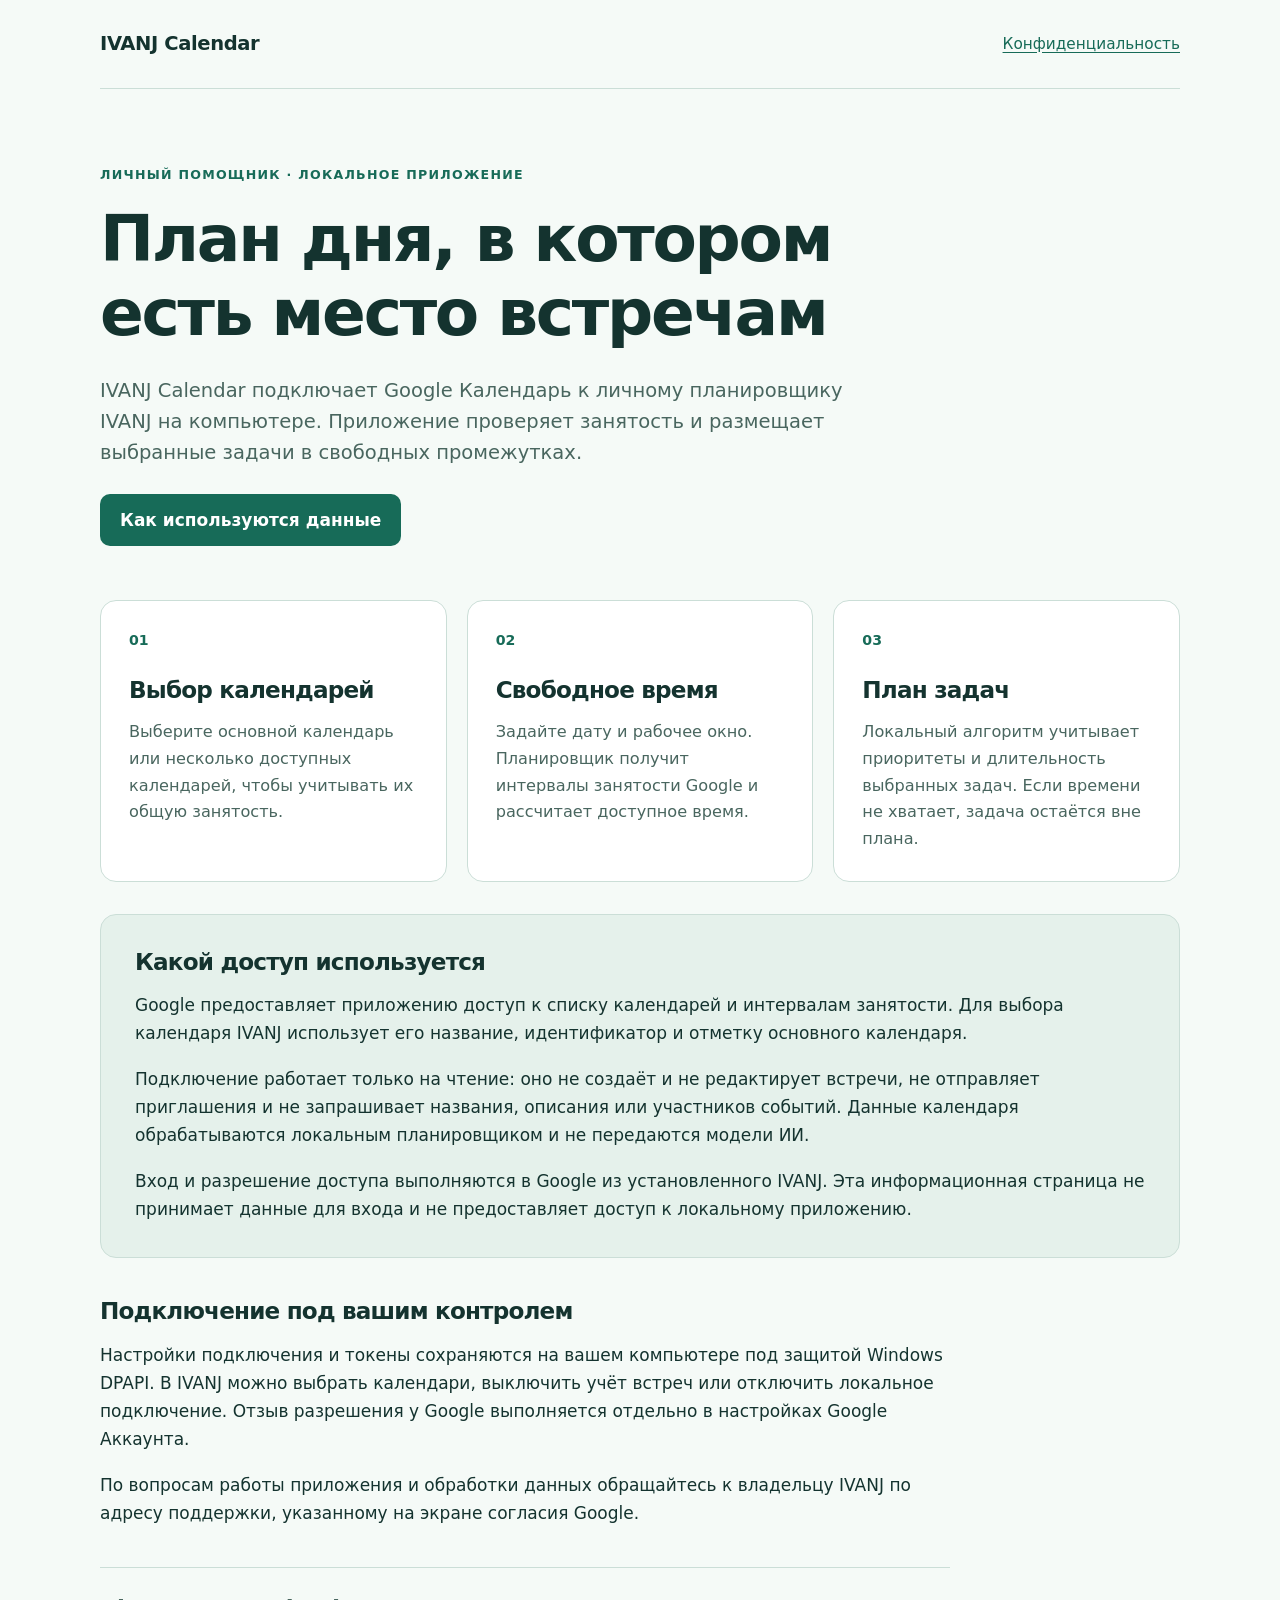
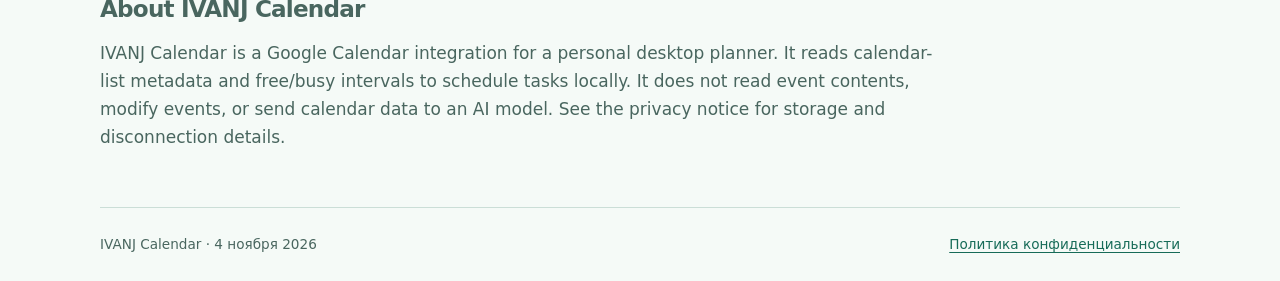
<file: index.html>
<!doctype html>
<html lang="ru">
<head>
  <meta charset="utf-8">
  <meta name="viewport" content="width=device-width, initial-scale=1">
  <meta name="description" content="IVANJ Calendar — подключение Google Календаря к локальному личному планировщику IVANJ.">
  <title>IVANJ Calendar — планирование с учётом встреч</title>
  <link rel="stylesheet" href="styles.css">
</head>
<body>
  <a class="skip" href="#main">К содержанию</a>
  <header class="site-header wrap">
    <a class="brand" href="index.html">IVANJ Calendar</a>
    <nav aria-label="Основная навигация"><a href="privacy.html">Конфиденциальность</a></nav>
  </header>
  <main id="main" class="wrap">
    <section class="hero" aria-labelledby="intro-title">
      <p class="eyebrow">Личный помощник · локальное приложение</p>
      <h1 id="intro-title">План дня, в котором есть место встречам</h1>
      <p class="lead">IVANJ Calendar подключает Google Календарь к личному планировщику IVANJ на компьютере. Приложение проверяет занятость и размещает выбранные задачи в свободных промежутках.</p>
      <a class="button" href="privacy.html">Как используются данные</a>
    </section>
    <section class="grid" aria-label="Возможности подключения">
      <article class="card"><span class="number" aria-hidden="true">01</span><h2>Выбор календарей</h2><p>Выберите основной календарь или несколько доступных календарей, чтобы учитывать их общую занятость.</p></article>
      <article class="card"><span class="number" aria-hidden="true">02</span><h2>Свободное время</h2><p>Задайте дату и рабочее окно. Планировщик получит интервалы занятости Google и рассчитает доступное время.</p></article>
      <article class="card"><span class="number" aria-hidden="true">03</span><h2>План задач</h2><p>Локальный алгоритм учитывает приоритеты и длительность выбранных задач. Если времени не хватает, задача остаётся вне плана.</p></article>
    </section>
    <section class="panel" aria-labelledby="access-title">
      <h2 id="access-title">Какой доступ используется</h2>
      <p>Google предоставляет приложению доступ к списку календарей и интервалам занятости. Для выбора календаря IVANJ использует его название, идентификатор и отметку основного календаря.</p>
      <p>Подключение работает только на чтение: оно не создаёт и не редактирует встречи, не отправляет приглашения и не запрашивает названия, описания или участников событий. Данные календаря обрабатываются локальным планировщиком и не передаются модели ИИ.</p>
      <p>Вход и разрешение доступа выполняются в Google из установленного IVANJ. Эта информационная страница не принимает данные для входа и не предоставляет доступ к локальному приложению.</p>
    </section>
    <section class="text-section" aria-labelledby="control-title">
      <h2 id="control-title">Подключение под вашим контролем</h2>
      <p>Настройки подключения и токены сохраняются на вашем компьютере под защитой Windows DPAPI. В IVANJ можно выбрать календари, выключить учёт встреч или отключить локальное подключение. Отзыв разрешения у Google выполняется отдельно в настройках Google Аккаунта.</p>
      <p>По вопросам работы приложения и обработки данных обращайтесь к владельцу IVANJ по адресу поддержки, указанному на экране согласия Google.</p>
    </section>
    <section class="english text-section" lang="en" aria-labelledby="english-title">
      <h2 id="english-title">About IVANJ Calendar</h2>
      <p>IVANJ Calendar is a Google Calendar integration for a personal desktop planner. It reads calendar-list metadata and free/busy intervals to schedule tasks locally. It does not read event contents, modify events, or send calendar data to an AI model. See the privacy notice for storage and disconnection details.</p>
    </section>
  </main>
  <footer class="wrap site-footer"><span>IVANJ Calendar · 4 ноября 2026</span><a href="privacy.html">Политика конфиденциальности</a></footer>
</body>
</html>
</file>
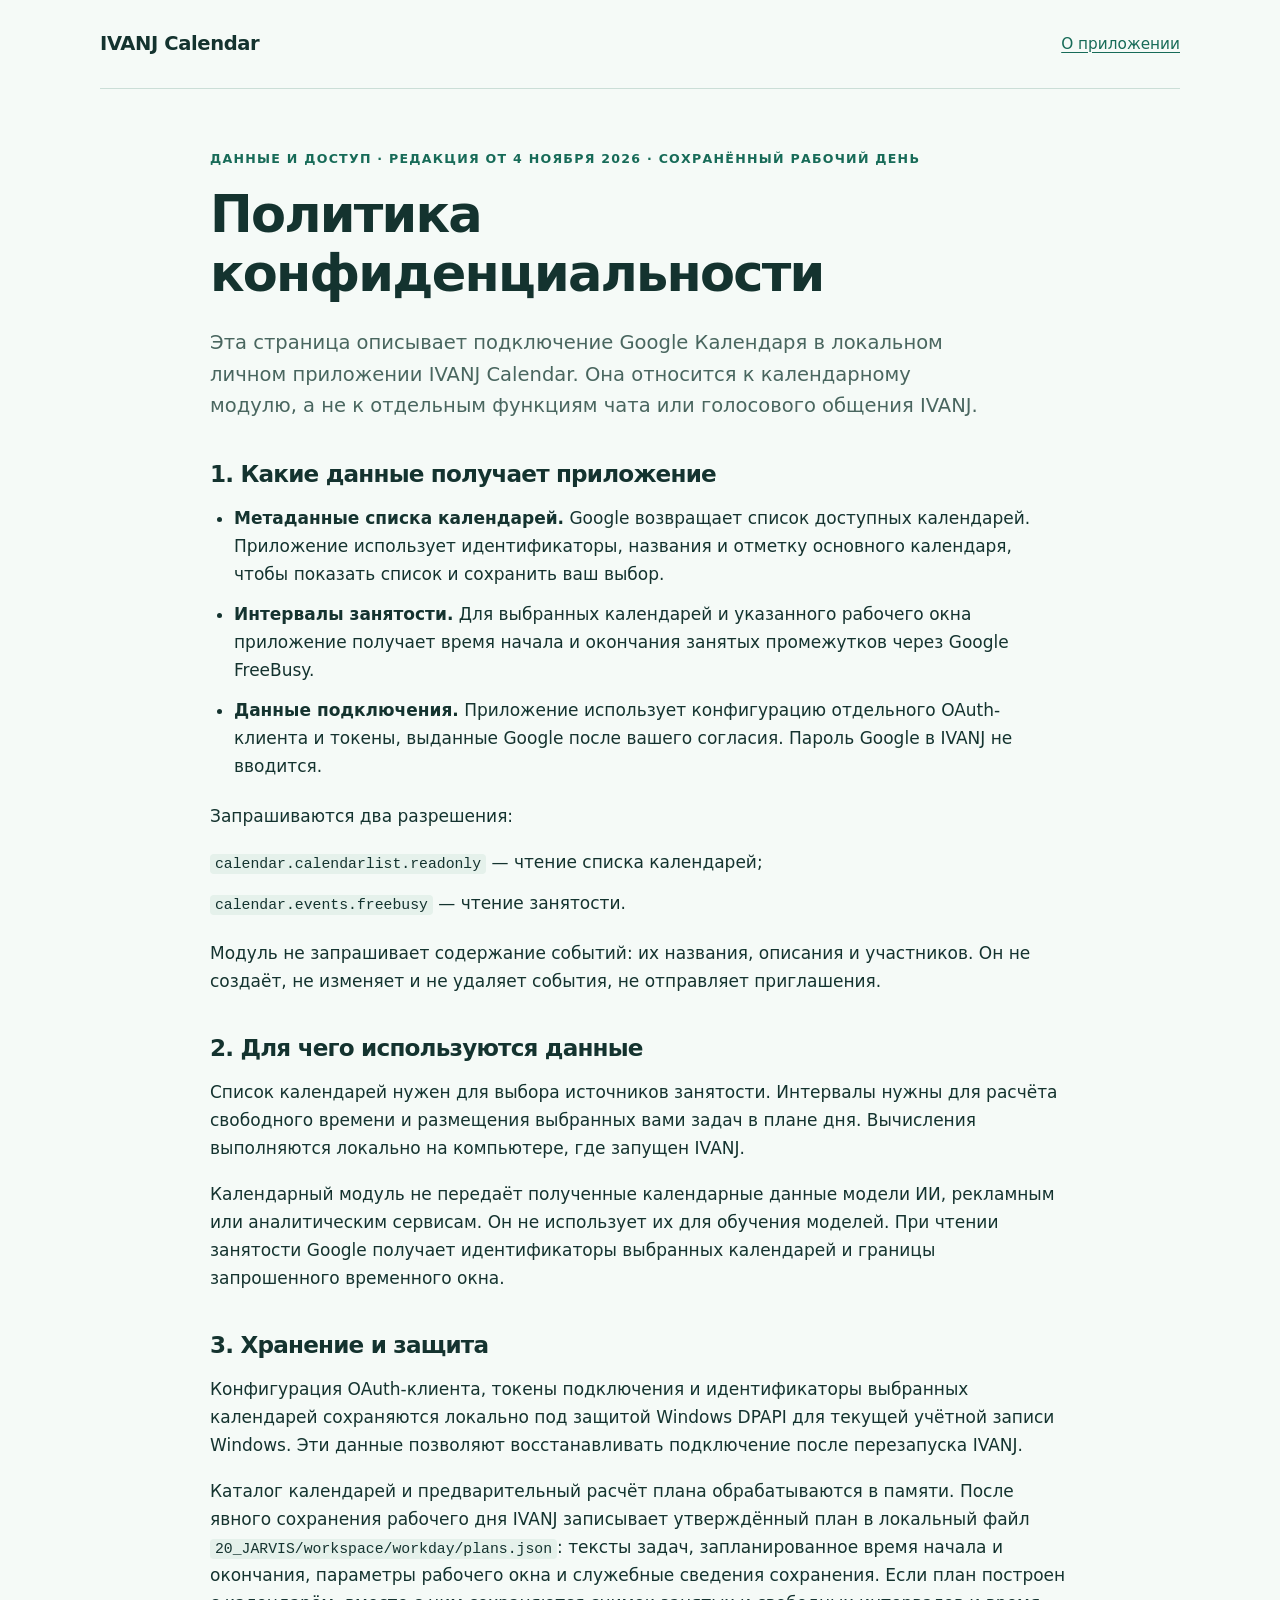
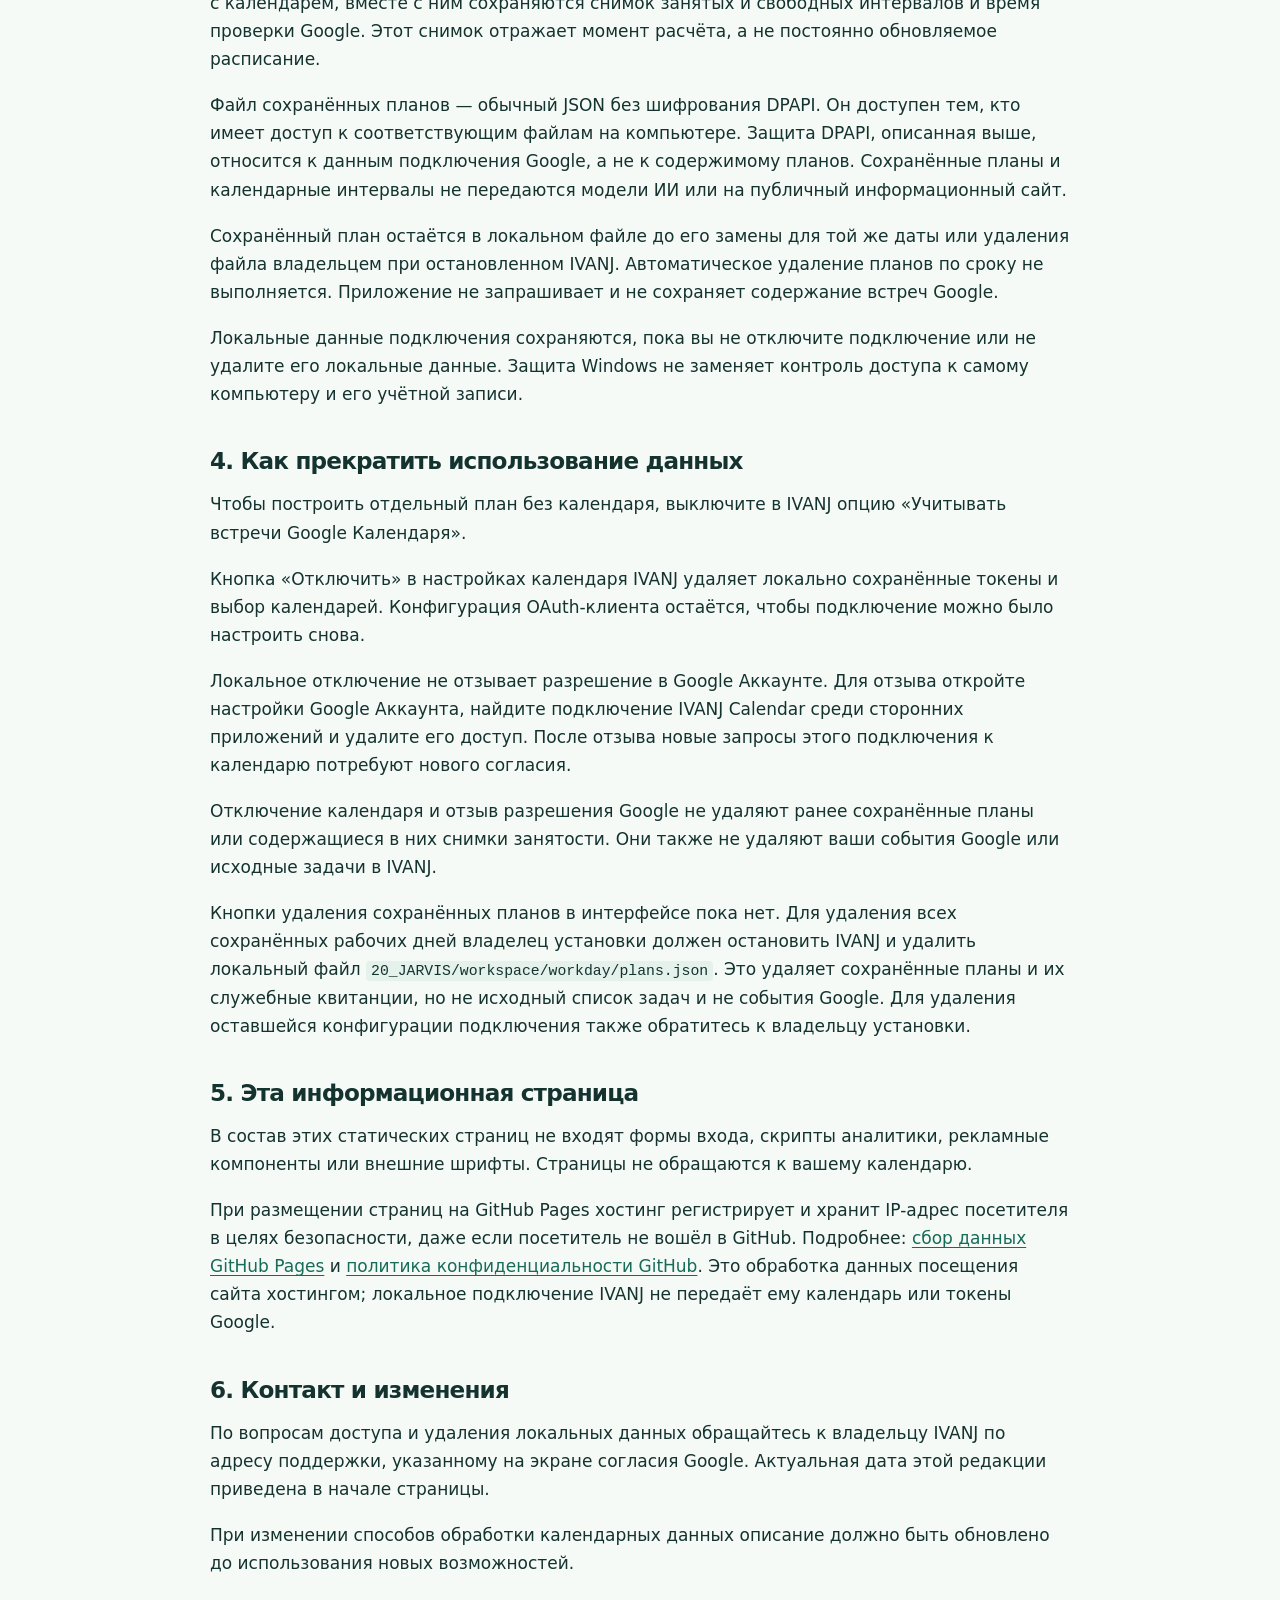
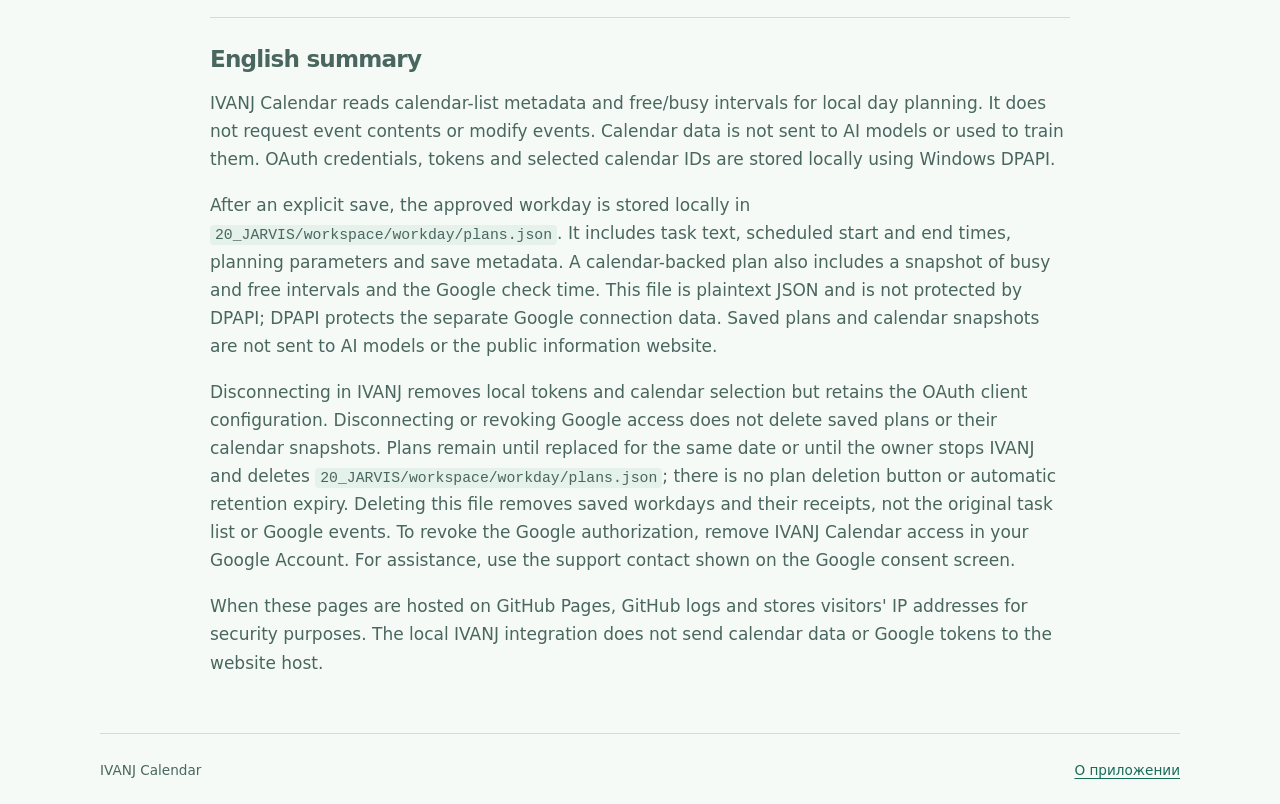
<file: privacy.html>
<!doctype html>
<html lang="ru">
<head>
  <meta charset="utf-8">
  <meta name="viewport" content="width=device-width, initial-scale=1">
  <meta name="description" content="Как IVANJ Calendar использует данные Google Календаря, хранит подключение и позволяет отключить доступ.">
  <title>Конфиденциальность — IVANJ Calendar</title>
  <link rel="stylesheet" href="styles.css">
</head>
<body>
  <a class="skip" href="#main">К содержанию</a>
  <header class="site-header wrap">
    <a class="brand" href="index.html">IVANJ Calendar</a>
    <nav aria-label="Основная навигация"><a href="index.html">О приложении</a></nav>
  </header>
  <main id="main" class="wrap document">
    <p class="eyebrow">Данные и доступ · редакция от 4 ноября 2026 · сохранённый рабочий день</p>
    <h1>Политика конфиденциальности</h1>
    <p class="lead">Эта страница описывает подключение Google Календаря в локальном личном приложении IVANJ Calendar. Она относится к календарному модулю, а не к отдельным функциям чата или голосового общения IVANJ.</p>
    <section aria-labelledby="data-title">
      <h2 id="data-title">1. Какие данные получает приложение</h2>
      <ul>
        <li><strong>Метаданные списка календарей.</strong> Google возвращает список доступных календарей. Приложение использует идентификаторы, названия и отметку основного календаря, чтобы показать список и сохранить ваш выбор.</li>
        <li><strong>Интервалы занятости.</strong> Для выбранных календарей и указанного рабочего окна приложение получает время начала и окончания занятых промежутков через Google FreeBusy.</li>
        <li><strong>Данные подключения.</strong> Приложение использует конфигурацию отдельного OAuth-клиента и токены, выданные Google после вашего согласия. Пароль Google в IVANJ не вводится.</li>
      </ul>
      <p>Запрашиваются два разрешения:</p>
      <ul class="scopes"><li><code>calendar.calendarlist.readonly</code> — чтение списка календарей;</li><li><code>calendar.events.freebusy</code> — чтение занятости.</li></ul>
      <p>Модуль не запрашивает содержание событий: их названия, описания и участников. Он не создаёт, не изменяет и не удаляет события, не отправляет приглашения.</p>
    </section>
    <section aria-labelledby="purpose-title">
      <h2 id="purpose-title">2. Для чего используются данные</h2>
      <p>Список календарей нужен для выбора источников занятости. Интервалы нужны для расчёта свободного времени и размещения выбранных вами задач в плане дня. Вычисления выполняются локально на компьютере, где запущен IVANJ.</p>
      <p>Календарный модуль не передаёт полученные календарные данные модели ИИ, рекламным или аналитическим сервисам. Он не использует их для обучения моделей. При чтении занятости Google получает идентификаторы выбранных календарей и границы запрошенного временного окна.</p>
    </section>
    <section aria-labelledby="storage-title">
      <h2 id="storage-title">3. Хранение и защита</h2>
      <p>Конфигурация OAuth-клиента, токены подключения и идентификаторы выбранных календарей сохраняются локально под защитой Windows DPAPI для текущей учётной записи Windows. Эти данные позволяют восстанавливать подключение после перезапуска IVANJ.</p>
      <p>Каталог календарей и предварительный расчёт плана обрабатываются в памяти. После явного сохранения рабочего дня IVANJ записывает утверждённый план в локальный файл <code>20_JARVIS/workspace/workday/plans.json</code>: тексты задач, запланированное время начала и окончания, параметры рабочего окна и служебные сведения сохранения. Если план построен с календарём, вместе с ним сохраняются снимок занятых и свободных интервалов и время проверки Google. Этот снимок отражает момент расчёта, а не постоянно обновляемое расписание.</p>
      <p>Файл сохранённых планов — обычный JSON без шифрования DPAPI. Он доступен тем, кто имеет доступ к соответствующим файлам на компьютере. Защита DPAPI, описанная выше, относится к данным подключения Google, а не к содержимому планов. Сохранённые планы и календарные интервалы не передаются модели ИИ или на публичный информационный сайт.</p>
      <p>Сохранённый план остаётся в локальном файле до его замены для той же даты или удаления файла владельцем при остановленном IVANJ. Автоматическое удаление планов по сроку не выполняется. Приложение не запрашивает и не сохраняет содержание встреч Google.</p>
      <p>Локальные данные подключения сохраняются, пока вы не отключите подключение или не удалите его локальные данные. Защита Windows не заменяет контроль доступа к самому компьютеру и его учётной записи.</p>
    </section>
    <section aria-labelledby="disconnect-title">
      <h2 id="disconnect-title">4. Как прекратить использование данных</h2>
      <p>Чтобы построить отдельный план без календаря, выключите в IVANJ опцию «Учитывать встречи Google Календаря».</p>
      <p>Кнопка «Отключить» в настройках календаря IVANJ удаляет локально сохранённые токены и выбор календарей. Конфигурация OAuth-клиента остаётся, чтобы подключение можно было настроить снова.</p>
      <p>Локальное отключение не отзывает разрешение в Google Аккаунте. Для отзыва откройте настройки Google Аккаунта, найдите подключение IVANJ Calendar среди сторонних приложений и удалите его доступ. После отзыва новые запросы этого подключения к календарю потребуют нового согласия.</p>
      <p>Отключение календаря и отзыв разрешения Google не удаляют ранее сохранённые планы или содержащиеся в них снимки занятости. Они также не удаляют ваши события Google или исходные задачи в IVANJ.</p>
      <p>Кнопки удаления сохранённых планов в интерфейсе пока нет. Для удаления всех сохранённых рабочих дней владелец установки должен остановить IVANJ и удалить локальный файл <code>20_JARVIS/workspace/workday/plans.json</code>. Это удаляет сохранённые планы и их служебные квитанции, но не исходный список задач и не события Google. Для удаления оставшейся конфигурации подключения также обратитесь к владельцу установки.</p>
    </section>
    <section aria-labelledby="site-title">
      <h2 id="site-title">5. Эта информационная страница</h2>
      <p>В состав этих статических страниц не входят формы входа, скрипты аналитики, рекламные компоненты или внешние шрифты. Страницы не обращаются к вашему календарю.</p>
      <p>При размещении страниц на GitHub Pages хостинг регистрирует и хранит IP-адрес посетителя в целях безопасности, даже если посетитель не вошёл в GitHub. Подробнее: <a href="https://docs.github.com/en/pages/getting-started-with-github-pages/what-is-github-pages#data-collection">сбор данных GitHub Pages</a> и <a href="https://docs.github.com/en/site-policy/privacy-policies/github-general-privacy-statement">политика конфиденциальности GitHub</a>. Это обработка данных посещения сайта хостингом; локальное подключение IVANJ не передаёт ему календарь или токены Google.</p>
    </section>
    <section aria-labelledby="contact-title">
      <h2 id="contact-title">6. Контакт и изменения</h2>
      <p>По вопросам доступа и удаления локальных данных обращайтесь к владельцу IVANJ по адресу поддержки, указанному на экране согласия Google. Актуальная дата этой редакции приведена в начале страницы.</p>
      <p>При изменении способов обработки календарных данных описание должно быть обновлено до использования новых возможностей.</p>
    </section>
    <section class="english" lang="en" aria-labelledby="english-title">
      <h2 id="english-title">English summary</h2>
      <p>IVANJ Calendar reads calendar-list metadata and free/busy intervals for local day planning. It does not request event contents or modify events. Calendar data is not sent to AI models or used to train them. OAuth credentials, tokens and selected calendar IDs are stored locally using Windows DPAPI.</p>
      <p>After an explicit save, the approved workday is stored locally in <code>20_JARVIS/workspace/workday/plans.json</code>. It includes task text, scheduled start and end times, planning parameters and save metadata. A calendar-backed plan also includes a snapshot of busy and free intervals and the Google check time. This file is plaintext JSON and is not protected by DPAPI; DPAPI protects the separate Google connection data. Saved plans and calendar snapshots are not sent to AI models or the public information website.</p>
      <p>Disconnecting in IVANJ removes local tokens and calendar selection but retains the OAuth client configuration. Disconnecting or revoking Google access does not delete saved plans or their calendar snapshots. Plans remain until replaced for the same date or until the owner stops IVANJ and deletes <code>20_JARVIS/workspace/workday/plans.json</code>; there is no plan deletion button or automatic retention expiry. Deleting this file removes saved workdays and their receipts, not the original task list or Google events. To revoke the Google authorization, remove IVANJ Calendar access in your Google Account. For assistance, use the support contact shown on the Google consent screen.</p>
      <p>When these pages are hosted on GitHub Pages, GitHub logs and stores visitors' IP addresses for security purposes. The local IVANJ integration does not send calendar data or Google tokens to the website host.</p>
    </section>
  </main>
  <footer class="wrap site-footer"><span>IVANJ Calendar</span><a href="index.html">О приложении</a></footer>
</body>
</html>
</file>
<file: styles.css>
:root{color-scheme:light;--ink:#14332f;--muted:#49665f;--accent:#176b58;--line:#cbded7;--paper:#f5faf7;--white:#fff}
*{box-sizing:border-box}
html{font-family:system-ui,-apple-system,"Segoe UI",sans-serif;font-size:17px;line-height:1.65;background:var(--paper);color:var(--ink)}
body{margin:0}
a{color:var(--accent);text-underline-offset:.2em}
a:hover{color:#0c4e3f}
a:focus-visible{outline:3px solid #a65d12;outline-offset:5px}
.wrap{width:min(1080px,calc(100% - 48px));margin-inline:auto}
.site-header{display:flex;justify-content:space-between;align-items:center;gap:24px;padding-block:28px;border-bottom:1px solid var(--line)}
.brand{font-size:1.15rem;font-weight:750;color:var(--ink);text-decoration:none;letter-spacing:-.02em}
.site-header nav{font-size:.9rem}
.skip{position:absolute;left:24px;top:-100px;background:var(--white);padding:12px;z-index:2}
.skip:focus{top:12px}
.hero{padding:76px 0 54px;max-width:860px}
.eyebrow{text-transform:uppercase;letter-spacing:.1em;font-size:.74rem;font-weight:750;color:var(--accent);margin:0 0 16px}
h1,h2{line-height:1.15;letter-spacing:-.035em;text-wrap:balance}
h1{font-size:clamp(2rem,5.2vw,3.8rem);font-weight:700;margin:0 0 24px}
h2{font-size:1.36rem;margin:0 0 16px}
p{margin:0 0 18px}
.lead{font-size:1.15rem;line-height:1.6;color:var(--muted);max-width:780px}
.button{display:inline-block;background:var(--accent);color:var(--white);padding:12px 20px;border-radius:10px;text-decoration:none;font-weight:650;margin-top:8px}
.button:hover{background:#105341;color:var(--white)}
.grid{display:grid;grid-template-columns:repeat(3,minmax(0,1fr));gap:20px}
.card{padding:28px;border:1px solid var(--line);border-radius:16px;background:var(--white)}
.card p{color:var(--muted);margin:0;font-size:.95rem}
.number{display:block;color:var(--accent);font-weight:750;font-size:.83rem;margin-bottom:24px}
.panel{background:#e5f1eb;border:1px solid var(--line);border-radius:16px;padding:34px;margin:32px 0}
.panel p:last-child,.text-section p:last-child{margin-bottom:0}
.text-section{max-width:850px;margin:40px 0}
.english{border-top:1px solid var(--line);padding-top:28px;color:var(--muted)}
.site-footer{display:flex;gap:16px;justify-content:space-between;border-top:1px solid var(--line);padding-block:25px;margin-top:56px;color:var(--muted);font-size:.8rem}
.document{max-width:860px;padding-top:60px}
.document h1{font-size:clamp(2rem,5vw,3rem)}
.document section{margin-top:40px}
ul{padding-left:24px;margin:0 0 22px}
li{margin-bottom:12px}
code{font-size:.87em;overflow-wrap:anywhere;background:#e5f1eb;padding:2px 5px;border-radius:4px}
.scopes{list-style:none;padding-left:0}
@media(max-width:720px){.wrap{width:calc(100% - 32px)}.site-header{align-items:flex-start;flex-direction:column;gap:10px;padding-block:20px}.hero{padding-top:44px}.grid{grid-template-columns:1fr;gap:14px}.card{padding:24px}.number{margin-bottom:14px}.panel{padding:24px}.document{padding-top:40px}.site-footer{flex-direction:column;gap:8px}h2{font-size:1.25rem}}
@media(prefers-reduced-motion:reduce){*{scroll-behavior:auto}}
@media print{html{background:white;color:black;font-size:11pt}.wrap{width:100%;max-width:none}.site-header,.site-footer,.button,.skip{display:none}.hero,.document{padding-top:0}.card,.panel{break-inside:avoid;background:white}.grid{display:block}.card{margin-block:12px}.panel{padding:18px}a{color:inherit}}
</file>
